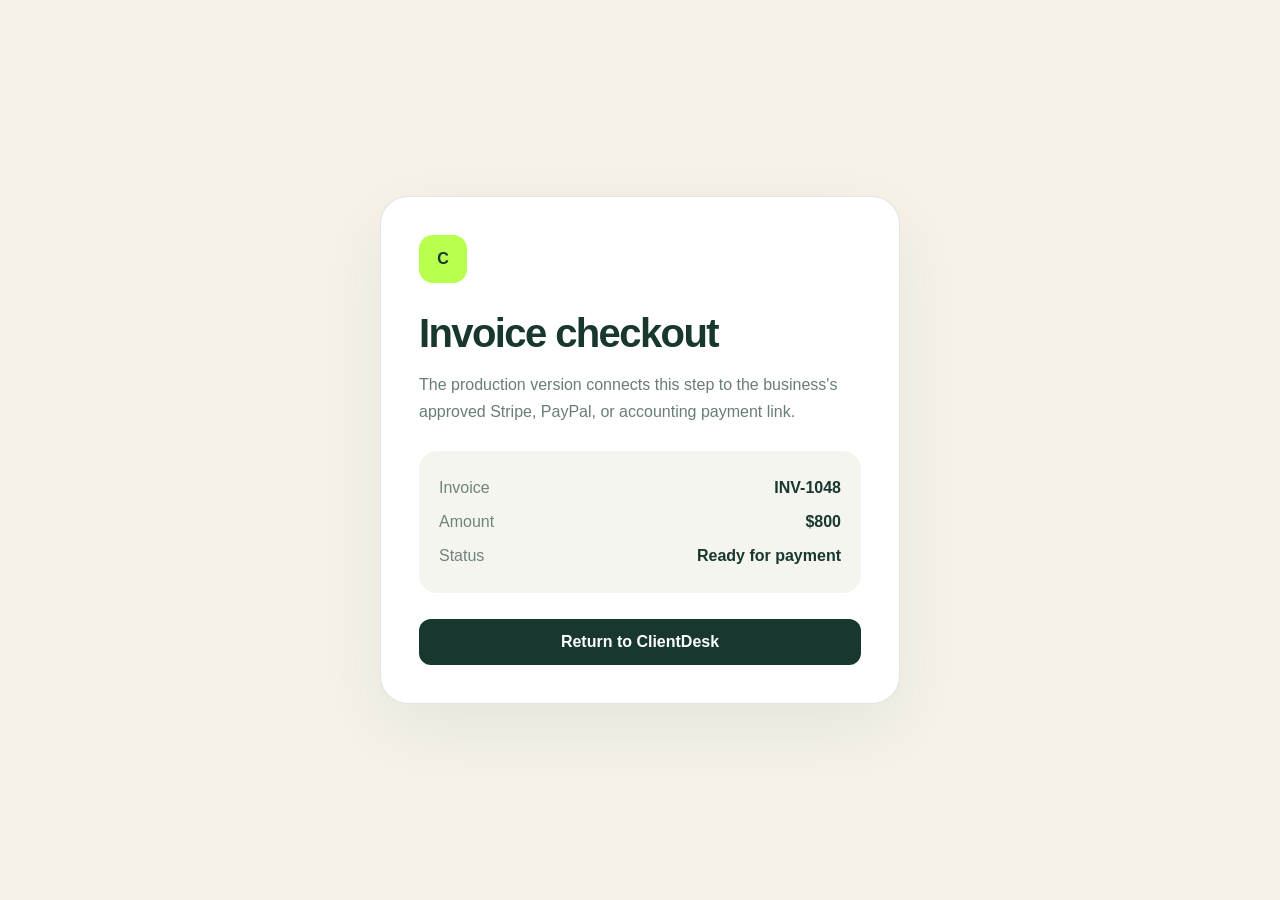
<file: src/clientdesk/static/payment.html>
<!doctype html>
<html lang="en">
<head>
  <meta charset="utf-8">
  <meta name="viewport" content="width=device-width, initial-scale=1">
  <title>Invoice payment | ClientDesk</title>
  <style>
    :root { color-scheme: light; --ink: #17372f; --acid: #b8ff4e; --paper: #f6f2e8; }
    * { box-sizing: border-box; }
    body { min-height: 100vh; margin: 0; display: grid; place-items: center; background: var(--paper); color: var(--ink); font-family: Arial, sans-serif; padding: 20px; }
    main { width: min(520px, 100%); background: white; border: 1px solid #17372f20; border-radius: 28px; padding: 38px; box-shadow: 0 24px 70px #17372f12; }
    .mark { width: 48px; height: 48px; display: grid; place-items: center; border-radius: 14px; background: var(--acid); font-weight: 900; }
    h1 { margin: 28px 0 10px; font-size: 40px; letter-spacing: -.04em; }
    p { color: #17372fa6; line-height: 1.65; }
    dl { margin: 26px 0; padding: 20px; border-radius: 18px; background: #f4f5ef; }
    div { display: flex; justify-content: space-between; gap: 20px; padding: 8px 0; }
    dt { color: #17372f99; } dd { margin: 0; font-weight: 800; }
    a { display: block; border-radius: 12px; background: var(--ink); color: white; padding: 14px 18px; text-align: center; text-decoration: none; font-weight: 700; }
  </style>
</head>
<body>
  <main>
    <span class="mark">C</span>
    <h1>Invoice checkout</h1>
    <p>The production version connects this step to the business's approved Stripe, PayPal, or accounting payment link.</p>
    <dl><div><dt>Invoice</dt><dd>INV-1048</dd></div><div><dt>Amount</dt><dd>$800</dd></div><div><dt>Status</dt><dd>Ready for payment</dd></div></dl>
    <a href="/">Return to ClientDesk</a>
  </main>
</body>
</html>
</file>
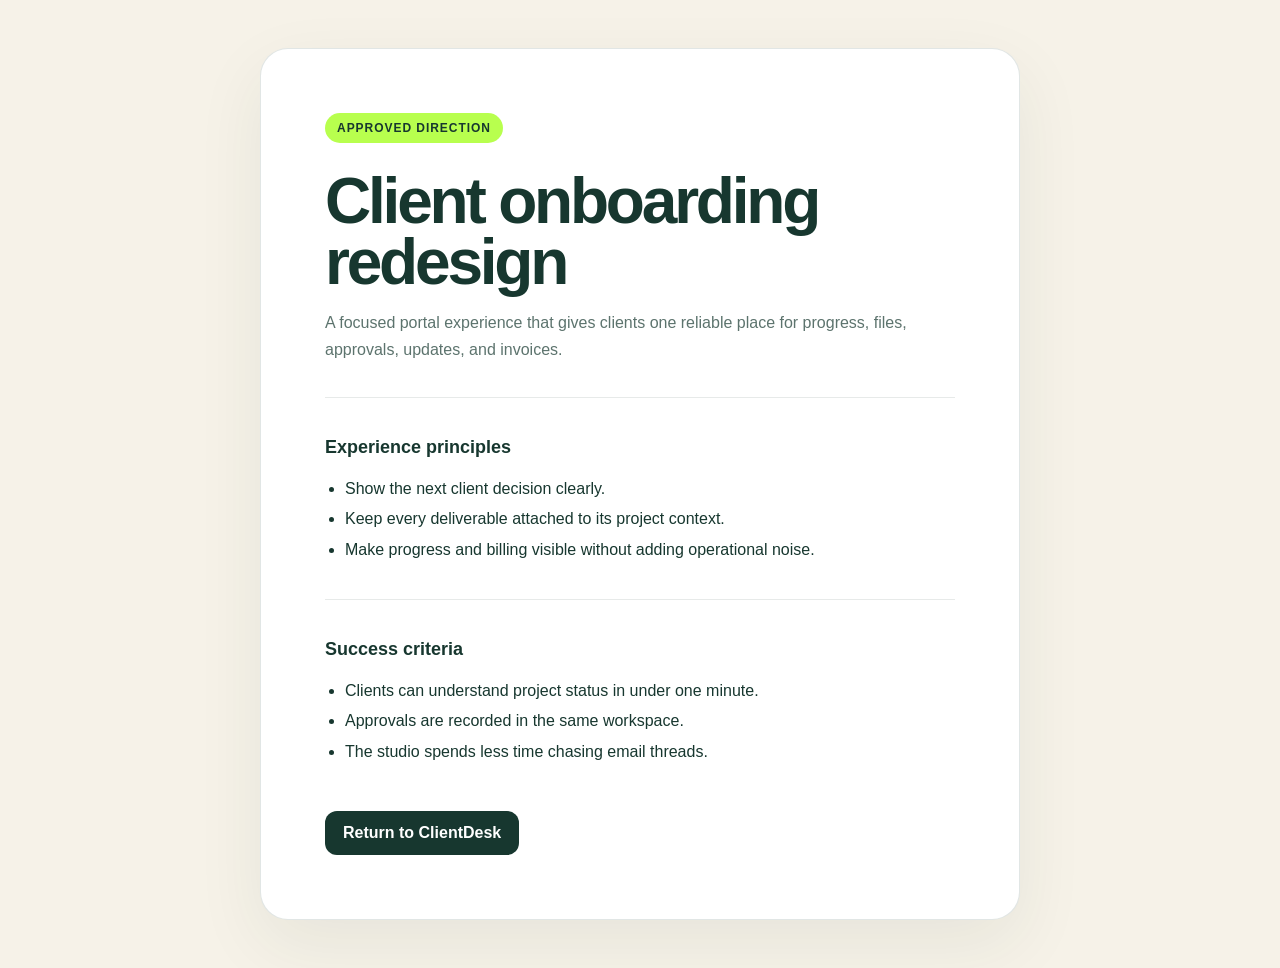
<file: src/clientdesk/static/project-direction-brief.html>
<!doctype html>
<html lang="en">
<head>
  <meta charset="utf-8">
  <meta name="viewport" content="width=device-width, initial-scale=1">
  <title>Project direction brief | ClientDesk</title>
  <style>
    :root { color-scheme: light; --ink: #17372f; --acid: #b8ff4e; --paper: #f6f2e8; }
    * { box-sizing: border-box; }
    body { margin: 0; background: var(--paper); color: var(--ink); font-family: Arial, sans-serif; }
    main { width: min(760px, calc(100% - 32px)); margin: 48px auto; background: white; border: 1px solid #17372f20; border-radius: 28px; padding: clamp(28px, 6vw, 64px); box-shadow: 0 24px 70px #17372f12; }
    .tag { display: inline-block; border-radius: 999px; background: var(--acid); padding: 8px 12px; font-size: 12px; font-weight: 800; letter-spacing: .08em; }
    h1 { margin: 28px 0 12px; font-size: clamp(38px, 7vw, 64px); line-height: .95; letter-spacing: -.05em; }
    p { color: #17372fb3; line-height: 1.7; }
    section { margin-top: 34px; padding-top: 24px; border-top: 1px solid #17372f1a; }
    h2 { font-size: 18px; }
    ul { padding-left: 20px; line-height: 1.9; }
    a { display: inline-block; margin-top: 28px; border-radius: 12px; background: var(--ink); color: white; padding: 13px 18px; text-decoration: none; font-weight: 700; }
  </style>
</head>
<body>
  <main>
    <span class="tag">APPROVED DIRECTION</span>
    <h1>Client onboarding redesign</h1>
    <p>A focused portal experience that gives clients one reliable place for progress, files, approvals, updates, and invoices.</p>
    <section><h2>Experience principles</h2><ul><li>Show the next client decision clearly.</li><li>Keep every deliverable attached to its project context.</li><li>Make progress and billing visible without adding operational noise.</li></ul></section>
    <section><h2>Success criteria</h2><ul><li>Clients can understand project status in under one minute.</li><li>Approvals are recorded in the same workspace.</li><li>The studio spends less time chasing email threads.</li></ul></section>
    <a href="/">Return to ClientDesk</a>
  </main>
</body>
</html>
</file>
